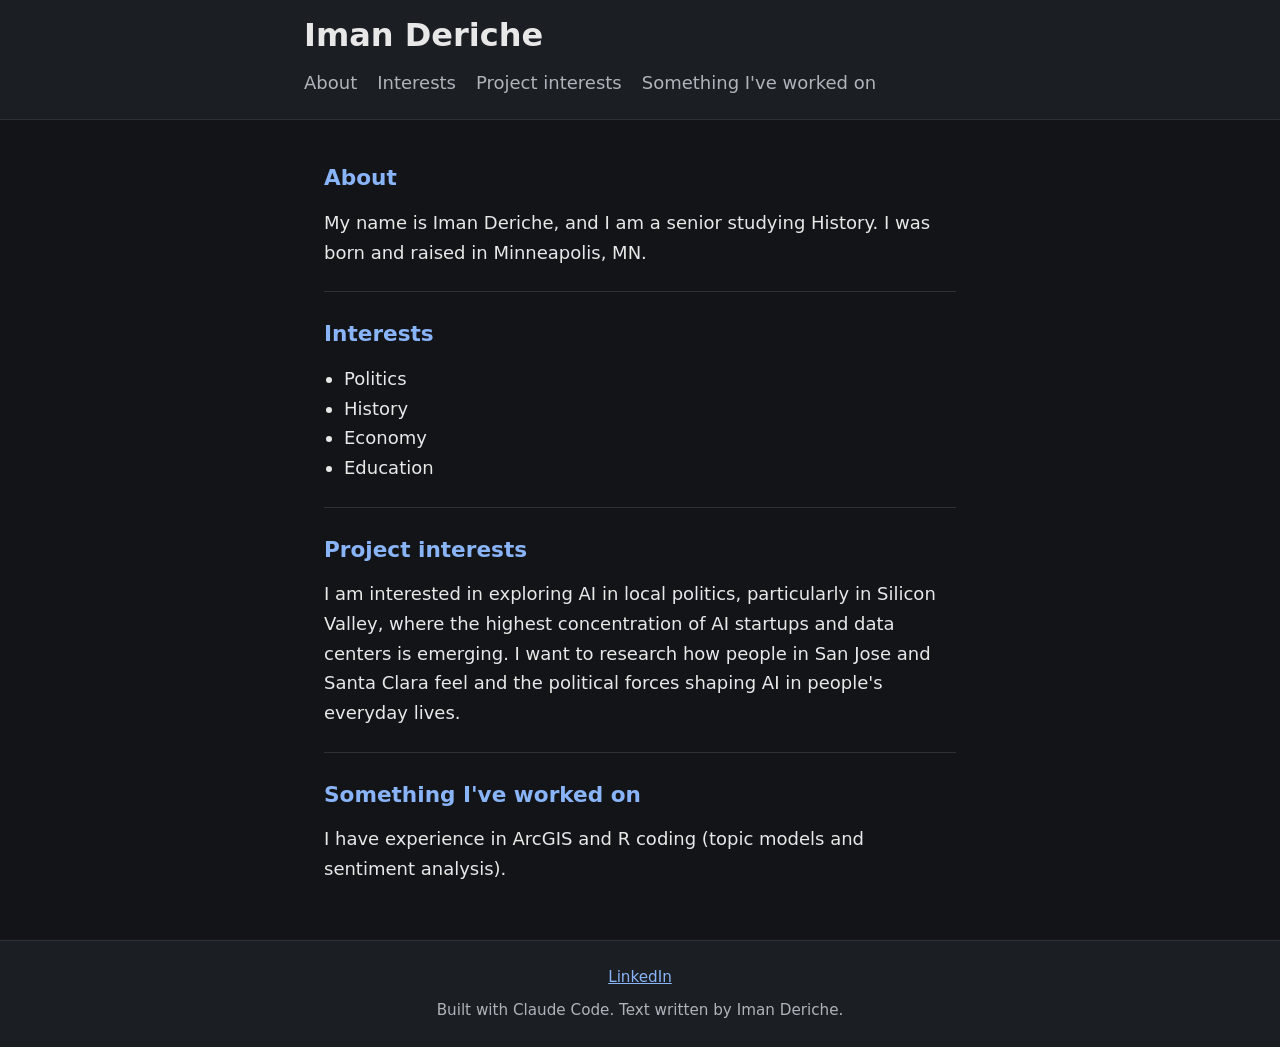
<file: index.html>
<!DOCTYPE html>
<html lang="en">
<head>
  <meta charset="utf-8">
  <meta name="viewport" content="width=device-width, initial-scale=1">
  <title>Iman Deriche</title>
  <link rel="stylesheet" href="style.css">
</head>
<body>
  <header class="site-header">
    <h1>Iman Deriche</h1>
    <nav aria-label="Sections">
      <ul>
        <li><a href="#about">About</a></li>
        <li><a href="#interests">Interests</a></li>
        <li><a href="#project-interests">Project interests</a></li>
        <li><a href="#worked-on">Something I've worked on</a></li>
      </ul>
    </nav>
  </header>

  <main>
    <section id="about">
      <h2>About</h2>
      <p>My name is Iman Deriche, and I am a senior studying History. I was born and raised in Minneapolis, MN.</p>
    </section>

    <section id="interests">
      <h2>Interests</h2>
      <ul>
        <li>Politics</li>
        <li>History</li>
        <li>Economy</li>
        <li>Education</li>
      </ul>
    </section>

    <section id="project-interests">
      <h2>Project interests</h2>
      <p>I am interested in exploring AI in local politics, particularly in Silicon Valley, where the highest concentration of AI startups and data centers is emerging. I want to research how people in San Jose and Santa Clara feel and the political forces shaping AI in people's everyday lives.</p>
    </section>

    <section id="worked-on">
      <h2>Something I've worked on</h2>
      <p>I have experience in ArcGIS and R coding (topic models and sentiment analysis).</p>
    </section>
  </main>

  <footer>
    <p><a href="https://www.linkedin.com/in/imanderiche/">LinkedIn</a></p>
    <p>Built with Claude Code. Text written by Iman Deriche.</p>
  </footer>
</body>
</html>
</file>
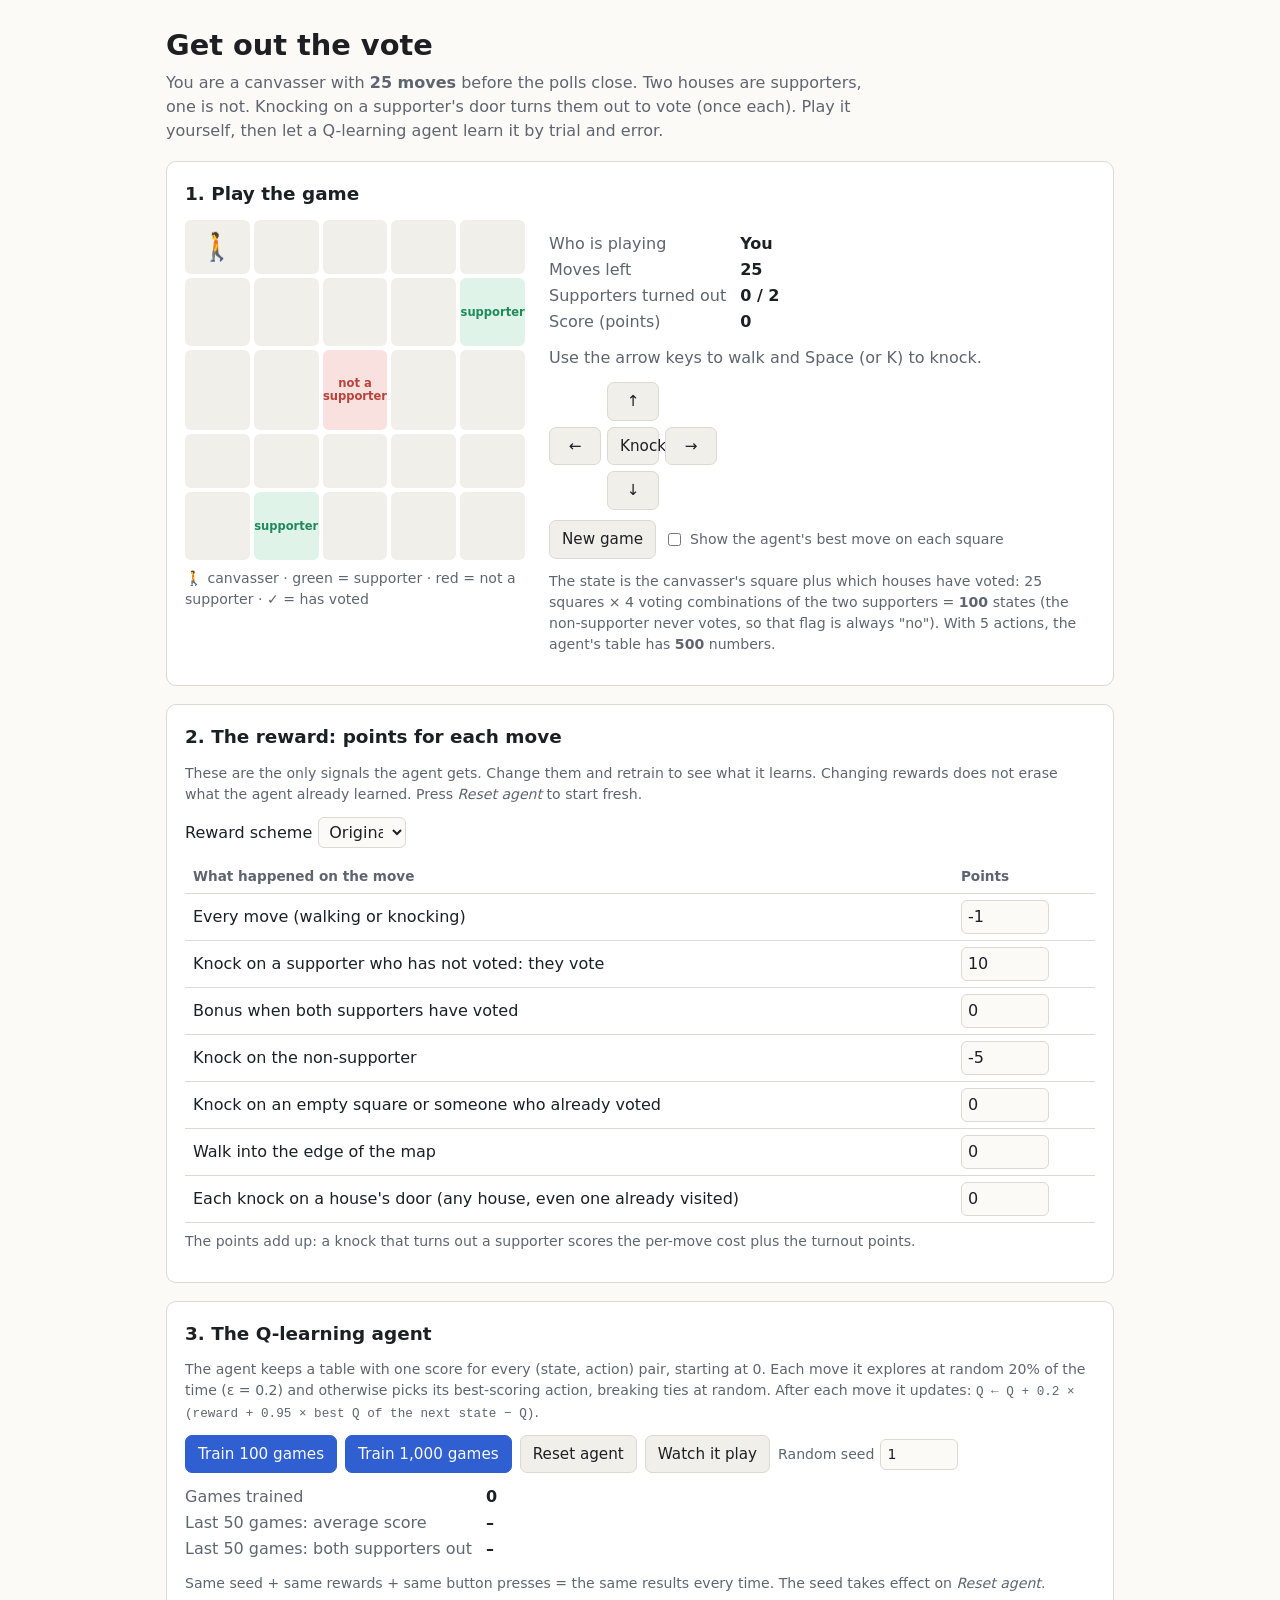
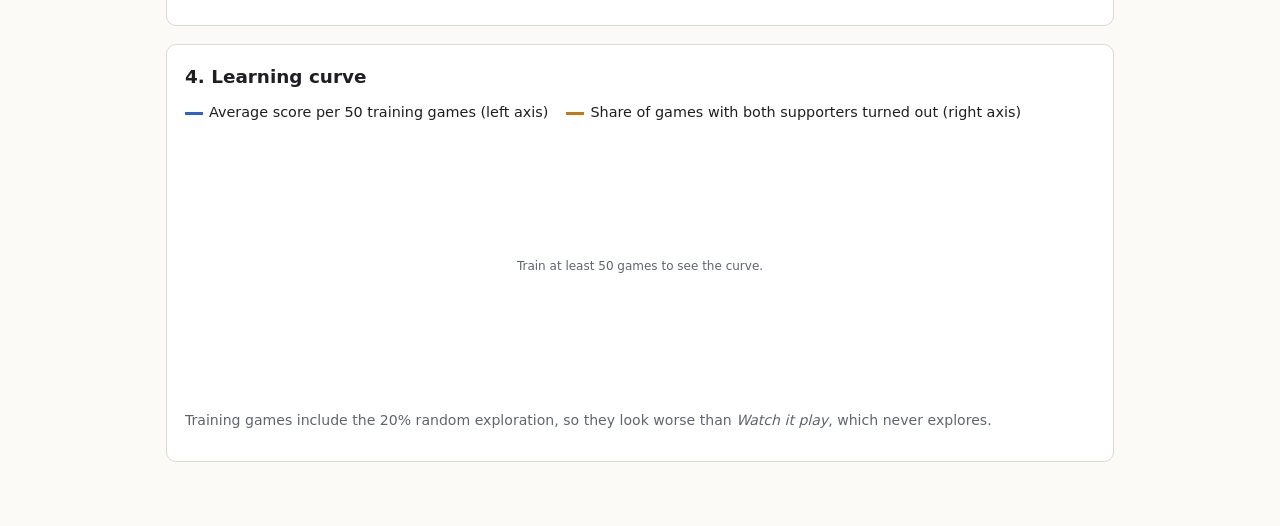
<file: rl-game/index.html>
<!doctype html>
<html lang="en">
<head>
<meta charset="utf-8">
<meta name="viewport" content="width=device-width, initial-scale=1">
<title>Get Out the Vote</title>
<style>
  :root {
    --bg: #fbfaf7;
    --panel: #ffffff;
    --ink: #1d1f23;
    --muted: #5f6570;
    --line: #dcd9d2;
    --cell: #f1efe9;
    --accent: #2f5fd0;
    --support: #1f8a5b;
    --support-bg: #dff3e8;
    --oppose: #b8433a;
    --oppose-bg: #f8e1de;
    --voted-bg: #c9ead8;
    --success: #c27a12;
  }
  @media (prefers-color-scheme: dark) {
    :root:not([data-theme="light"]) {
      --bg: #16181c; --panel: #1e2126; --ink: #e8e6e1; --muted: #a0a5ad; --line: #353a42;
      --cell: #262a30; --accent: #7fa2ff; --support: #5cc995; --support-bg: #1d3a2c;
      --oppose: #ef7d72; --oppose-bg: #3e2522; --voted-bg: #24533b; --success: #f0b04a;
    }
  }
  :root[data-theme="dark"] {
    --bg: #16181c; --panel: #1e2126; --ink: #e8e6e1; --muted: #a0a5ad; --line: #353a42;
    --cell: #262a30; --accent: #7fa2ff; --support: #5cc995; --support-bg: #1d3a2c;
    --oppose: #ef7d72; --oppose-bg: #3e2522; --voted-bg: #24533b; --success: #f0b04a;
  }

  * { box-sizing: border-box; }
  body {
    margin: 0; background: var(--bg); color: var(--ink);
    font: 16px/1.5 system-ui, -apple-system, "Segoe UI", sans-serif;
  }
  main { max-width: 980px; margin: 0 auto; padding: 24px 16px 64px; }
  h1 { margin: 0 0 4px; font-size: 1.8rem; }
  h2 { margin: 0 0 12px; font-size: 1.15rem; }
  p { margin: 0 0 12px; }
  .lede { color: var(--muted); max-width: 70ch; }
  section {
    background: var(--panel); border: 1px solid var(--line); border-radius: 10px;
    padding: 18px; margin-top: 18px;
  }
  .two-col { display: grid; grid-template-columns: minmax(0, 340px) minmax(0, 1fr); gap: 24px; }
  @media (max-width: 720px) { .two-col { grid-template-columns: minmax(0, 1fr); } }

  /* Board */
  #board {
    display: grid; grid-template-columns: repeat(5, 1fr); gap: 4px;
    width: 100%; max-width: 340px; aspect-ratio: 1;
  }
  .cell {
    position: relative; background: var(--cell); border-radius: 6px;
    display: flex; align-items: center; justify-content: center;
    font-size: 0.72rem; text-align: center; line-height: 1.1; color: var(--muted);
  }
  .cell.supporter { background: var(--support-bg); color: var(--support); font-weight: 600; }
  .cell.opponent { background: var(--oppose-bg); color: var(--oppose); font-weight: 600; }
  .cell.voted { background: var(--voted-bg); }
  .cell .who {
    position: absolute; inset: 0; display: flex; align-items: center; justify-content: center;
    font-size: 1.7rem; pointer-events: none;
  }
  .cell .policy {
    position: absolute; right: 4px; bottom: 2px; font-size: 0.85rem; color: var(--accent); font-weight: 700;
  }

  .status { display: grid; grid-template-columns: auto auto; gap: 2px 14px; justify-content: start; margin: 12px 0; }
  .status dt { color: var(--muted); }
  .status dd { margin: 0; font-weight: 600; font-variant-numeric: tabular-nums; }
  #message { min-height: 1.5em; color: var(--muted); }

  .pad { display: grid; grid-template-columns: repeat(3, 52px); gap: 6px; margin: 10px 0; }
  button {
    font: inherit; font-size: 0.95rem; padding: 7px 12px; border-radius: 7px; cursor: pointer;
    border: 1px solid var(--line); background: var(--cell); color: var(--ink);
  }
  button:hover { border-color: var(--accent); }
  button:disabled { opacity: 0.5; cursor: default; }
  button.primary { background: var(--accent); color: var(--bg); border-color: var(--accent); }
  .row { display: flex; flex-wrap: wrap; gap: 8px; align-items: center; }
  .small { font-size: 0.88rem; color: var(--muted); }
  label.inline { display: inline-flex; gap: 6px; align-items: center; }

  /* Reward table */
  table { border-collapse: collapse; width: 100%; }
  td, th { padding: 6px 8px; border-bottom: 1px solid var(--line); text-align: left; vertical-align: middle; }
  th { font-size: 0.85rem; color: var(--muted); font-weight: 600; }
  input[type=number], select {
    width: 5.5em; font: inherit; padding: 4px 6px; border-radius: 6px;
    border: 1px solid var(--line); background: var(--bg); color: var(--ink);
  }

  /* Chart */
  #chart { width: 100%; height: 280px; display: block; }
  .legend { display: flex; gap: 18px; flex-wrap: wrap; font-size: 0.9rem; margin-bottom: 6px; }
  .swatch { display: inline-block; width: 18px; height: 3px; vertical-align: middle; margin-right: 6px; }
  code { font-size: 0.9em; }
</style>
</head>
<body>
<main>
  <h1>Get out the vote</h1>
  <p class="lede">
    You are a canvasser with <strong>25 moves</strong> before the polls close. Two houses are
    supporters, one is not. Knocking on a supporter's door turns them out to vote (once each).
    Play it yourself, then let a Q-learning agent learn it by trial and error.
  </p>

  <!-- 1. The game -->
  <section id="play">
    <h2>1. Play the game</h2>
    <div class="two-col">
      <div>
        <div id="board" aria-label="5 by 5 neighborhood map"></div>
        <p class="small" style="margin-top:8px">
          🚶 canvasser · green = supporter · red = not a supporter · ✓ = has voted
        </p>
      </div>
      <div>
        <dl class="status">
          <dt>Who is playing</dt><dd id="player">You</dd>
          <dt>Moves left</dt><dd id="movesLeft">25</dd>
          <dt>Supporters turned out</dt><dd id="turnedOut">0 / 2</dd>
          <dt>Score (points)</dt><dd id="score">0</dd>
        </dl>
        <p id="message">Use the arrow keys to walk and Space (or K) to knock.</p>
        <div class="pad">
          <span></span><button data-act="up" aria-label="Up">↑</button><span></span>
          <button data-act="left" aria-label="Left">←</button>
          <button data-act="knock" aria-label="Knock">Knock</button>
          <button data-act="right" aria-label="Right">→</button>
          <span></span><button data-act="down" aria-label="Down">↓</button><span></span>
        </div>
        <div class="row">
          <button id="newGame">New game</button>
          <label class="inline small"><input type="checkbox" id="showPolicy"> Show the agent's best move on each square</label>
        </div>
        <p class="small" style="margin-top:12px">
          The state is the canvasser's square plus which houses have voted:
          25 squares × 4 voting combinations of the two supporters = <strong id="stateCount">100</strong> states
          (the non-supporter never votes, so that flag is always "no").
          With 5 actions, the agent's table has <strong id="qCount">500</strong> numbers.
        </p>
      </div>
    </div>
  </section>

  <!-- 2. Rewards -->
  <section id="rewards">
    <h2>2. The reward: points for each move</h2>
    <p class="small">
      These are the only signals the agent gets. Change them and retrain to see what it learns.
      Changing rewards does not erase what the agent already learned. Press <em>Reset agent</em> to start fresh.
    </p>
    <p class="row"><label class="inline">Reward scheme <select id="preset"></select></label></p>
    <table>
      <thead><tr><th>What happened on the move</th><th>Points</th></tr></thead>
      <tbody id="rewardRows"></tbody>
    </table>
    <p class="small" style="margin-top:8px">The points add up: a knock that turns out a supporter scores the per-move cost plus the turnout points.</p>
  </section>

  <!-- 3. Agent -->
  <section id="agent">
    <h2>3. The Q-learning agent</h2>
    <p class="small">
      The agent keeps a table with one score for every (state, action) pair, starting at 0.
      Each move it explores at random 20% of the time (ε = 0.2) and otherwise picks its best-scoring action, breaking ties at random.
      After each move it updates: <code>Q ← Q + 0.2 × (reward + 0.95 × best Q of the next state − Q)</code>.
    </p>
    <div class="row">
      <button class="primary" id="train100">Train 100 games</button>
      <button class="primary" id="train1000">Train 1,000 games</button>
      <button id="resetAgent">Reset agent</button>
      <button id="watch">Watch it play</button>
      <label class="inline small">Random seed <input type="number" id="seed" value="1" step="1"></label>
    </div>
    <dl class="status">
      <dt>Games trained</dt><dd id="gamesTrained">0</dd>
      <dt>Last 50 games: average score</dt><dd id="recentScore">–</dd>
      <dt>Last 50 games: both supporters out</dt><dd id="recentGoal">–</dd>
    </dl>
    <p class="small">Same seed + same rewards + same button presses = the same results every time. The seed takes effect on <em>Reset agent</em>.</p>
  </section>

  <!-- 4. Learning curve -->
  <section id="curve">
    <h2>4. Learning curve</h2>
    <div class="legend">
      <span><span class="swatch" style="background:var(--accent)"></span>Average score per 50 training games (left axis)</span>
      <span><span class="swatch" style="background:var(--success)"></span>Share of games with both supporters turned out (right axis)</span>
    </div>
    <canvas id="chart"></canvas>
    <p class="small">Training games include the 20% random exploration, so they look worse than <em>Watch it play</em>, which never explores.</p>
  </section>
</main>

<script>
// =====================================================================
// REWARDS: the points for each move. Edit the defaults here or on the page.
// =====================================================================
const R = {
  step: -1,          // cost of every move (time is running out)
  turnout: 10,       // knocked on a supporter who hadn't voted yet
  bothOut: 0,        // extra bonus when the second supporter turns out
  opponent: -5,      // knocked on the non-supporter's door
  wasted: 0,         // knocked where nobody new can vote (empty square or already voted)
  wall: 0,           // tried to walk off the edge of the map
  door: 0,           // paid for every knock on a house's door ("doors knocked" metric)
};

// Ready-made reward schemes the page can switch between. The first is the default.
const PRESETS = {
  original: { name: 'Original: pay for votes', values: { ...R } },
  perDoor:  { name: 'Pay per door knocked (+2 a knock)', values: { ...R, door: 2 } },
};

// event: what this move did ('move', 'wall', 'turnout', 'opponent', 'wasted')
// goalDone: true if this move turned out the last remaining supporter
// atDoor: true if this move was a knock on a house's door (any house, voted or not)
function reward(event, goalDone, atDoor) {
  let points = R.step;                             // every move costs time before the polls close
  if (event === 'turnout')  points += R.turnout;   // a supporter goes to vote
  if (goalDone)             points += R.bothOut;   // bonus for reaching the real goal
  if (event === 'opponent') points += R.opponent;  // knocking may mobilize the other side
  if (event === 'wasted')   points += R.wasted;    // a knock that accomplished nothing
  if (event === 'wall')     points += R.wall;      // bumped into the edge, stayed put
  if (atDoor)               points += R.door;      // credit for effort: one more door knocked
  return points;
}

// Labels for the reward table on the page (same keys as R).
const REWARD_LABELS = {
  step: 'Every move (walking or knocking)',
  turnout: 'Knock on a supporter who has not voted: they vote',
  bothOut: 'Bonus when both supporters have voted',
  opponent: 'Knock on the non-supporter',
  wasted: 'Knock on an empty square or someone who already voted',
  wall: 'Walk into the edge of the map',
  door: "Each knock on a house's door (any house, even one already visited)",
};

// =====================================================================
// THE GAME
// =====================================================================
const SIZE = 5;                 // 5 x 5 grid
const MAX_MOVES = 25;           // moves before the polls close
const START = { x: 0, y: 0 };   // canvasser starts top-left
const HOUSES = [
  { x: 4, y: 1, supporter: true },
  { x: 2, y: 2, supporter: false },
  { x: 1, y: 4, supporter: true },
];
const ACTIONS = ['up', 'down', 'left', 'right', 'knock'];
const DIRS = { up: [0, -1], down: [0, 1], left: [-1, 0], right: [1, 0] };
const SUPPORTERS = HOUSES.map((h, i) => (h.supporter ? i : -1)).filter(i => i >= 0);

// Only supporters can ever vote, so the reachable states are 25 squares x 2^2 = 100.
const NUM_STATES = SIZE * SIZE * 2 ** SUPPORTERS.length;

function newGame() {
  return { x: START.x, y: START.y, voted: HOUSES.map(() => false), moves: 0, score: 0, done: false };
}
function houseAt(x, y) { return HOUSES.findIndex(h => h.x === x && h.y === y); }
function allOut(voted) { return SUPPORTERS.every(i => voted[i]); }

// Turn a game position into a row number of the Q-table (0 .. NUM_STATES-1).
function stateIndex(g) {
  let bits = 0;
  SUPPORTERS.forEach((h, k) => { if (g.voted[h]) bits |= 1 << k; });
  return (g.y * SIZE + g.x) * 2 ** SUPPORTERS.length + bits;
}

// Apply one action to game g (changes g). Returns the points and what happened.
function step(g, action) {
  let event = 'move';
  if (action === 'knock') {
    const h = houseAt(g.x, g.y);
    if (h < 0 || g.voted[h]) event = 'wasted';
    else if (!HOUSES[h].supporter) event = 'opponent';
    else { g.voted[h] = true; event = 'turnout'; }
  } else {
    const [dx, dy] = DIRS[action];
    const nx = g.x + dx, ny = g.y + dy;
    if (nx < 0 || ny < 0 || nx >= SIZE || ny >= SIZE) event = 'wall';
    else { g.x = nx; g.y = ny; }
  }
  const goalDone = event === 'turnout' && allOut(g.voted);
  const atDoor = action === 'knock' && houseAt(g.x, g.y) >= 0;
  const r = reward(event, goalDone, atDoor);
  g.moves++;
  g.score += r;
  g.done = goalDone || g.moves >= MAX_MOVES;   // game ends when both vote or polls close
  return { r, event };
}

// =====================================================================
// THE Q-LEARNING AGENT
// =====================================================================
const EPSILON = 0.2;   // share of moves chosen at random (exploration)
const ALPHA = 0.2;     // learning rate: how far each update moves Q
const GAMMA = 0.95;    // discount: how much future points count

// Small seeded random number generator (mulberry32), so runs are reproducible.
function makeRng(seed) {
  let a = seed >>> 0;
  return function () {
    a = (a + 0x6D2B79F5) >>> 0;
    let t = a;
    t = Math.imul(t ^ (t >>> 15), t | 1);
    t ^= t + Math.imul(t ^ (t >>> 7), t | 61);
    return ((t ^ (t >>> 14)) >>> 0) / 4294967296;
  };
}

let Q, rng, history, seed;   // history: one {score, success} per training game

function resetAgent() {
  seed = Math.floor(Number(document.getElementById('seed').value)) || 0;
  Q = Array.from({ length: NUM_STATES }, () => new Array(ACTIONS.length).fill(0));
  rng = makeRng(seed);
  history = [];
}

// Highest-scoring action in state s; ties broken at random using rand.
function bestAction(s, rand) {
  const best = Math.max(...Q[s]);
  const ties = [];
  Q[s].forEach((v, a) => { if (v === best) ties.push(a); });
  return ties[Math.floor(rand() * ties.length)];
}

// Epsilon-greedy: explore at random 20% of the time, otherwise act greedily.
function chooseAction(s) {
  if (rng() < EPSILON) return Math.floor(rng() * ACTIONS.length);
  return bestAction(s, rng);
}

// Play one training game, updating Q after every move.
function trainOneGame() {
  const g = newGame();
  while (!g.done) {
    const s = stateIndex(g);
    const a = chooseAction(s);
    const { r } = step(g, ACTIONS[a]);
    const s2 = stateIndex(g);
    const future = g.done ? 0 : GAMMA * Math.max(...Q[s2]);   // no future after the game ends
    Q[s][a] += ALPHA * (r + future - Q[s][a]);
  }
  history.push({ score: g.score, success: allOut(g.voted) });
}

function train(n) {
  stopWatching();
  for (let i = 0; i < n; i++) trainOneGame();
  updateAgentStats();
  drawChart();
  render();
}

// =====================================================================
// PAGE: board, controls, watching the agent
// =====================================================================
const $ = id => document.getElementById(id);
let game = newGame();
let watchTimer = null;   // set while the agent is playing on screen

function render() {
  const board = $('board');
  board.innerHTML = '';
  const showPolicy = $('showPolicy').checked;
  const arrows = { up: '↑', down: '↓', left: '←', right: '→', knock: 'K' };
  for (let y = 0; y < SIZE; y++) {
    for (let x = 0; x < SIZE; x++) {
      const cell = document.createElement('div');
      cell.className = 'cell';
      const h = houseAt(x, y);
      if (h >= 0) {
        const house = HOUSES[h];
        cell.classList.add(house.supporter ? 'supporter' : 'opponent');
        if (game.voted[h]) { cell.classList.add('voted'); cell.textContent = '✓ voted'; }
        else cell.textContent = house.supporter ? 'supporter' : 'not a supporter';
      }
      if (x === game.x && y === game.y) {
        const who = document.createElement('span');
        who.className = 'who';
        who.textContent = '🚶';
        cell.appendChild(who);
      }
      // Agent's greedy choice on this square, given who has voted so far.
      if (showPolicy) {
        const s = stateIndex({ x, y, voted: game.voted });
        if (Q[s].some(v => v !== 0)) {
          const best = Math.max(...Q[s]);
          const mark = document.createElement('span');
          mark.className = 'policy';
          mark.textContent = arrows[ACTIONS[Q[s].indexOf(best)]];
          cell.appendChild(mark);
        }
      }
      board.appendChild(cell);
    }
  }
  const out = SUPPORTERS.filter(i => game.voted[i]).length;
  $('movesLeft').textContent = MAX_MOVES - game.moves;
  $('turnedOut').textContent = `${out} / ${SUPPORTERS.length}`;
  $('score').textContent = fmt(game.score);
  $('player').textContent = watchTimer ? 'The agent (no exploring)' : 'You';
}

function fmt(n) { return Math.round(n * 100) / 100; }

const EVENT_TEXT = {
  move: 'Walked one block.',
  wall: "That's the edge of the map.",
  turnout: 'A supporter heads to the polls!',
  opponent: "Not a supporter. They aren't voting your way.",
  wasted: 'Nobody new to turn out here.',
};

// Human or agent takes one action and the page updates.
function act(action) {
  if (game.done) return;
  const { r, event } = step(game, action);
  let msg = `${EVENT_TEXT[event]} (${r >= 0 ? '+' : ''}${fmt(r)})`;
  if (game.done) msg += allOut(game.voted) ? ' Both supporters voted. Game over.' : ' The polls have closed. Game over.';
  $('message').textContent = msg;
  render();
}

function humanAct(action) { if (!watchTimer) act(action); }

// Agent plays one game greedily (no exploring), one move every 300 ms.
function watch() {
  stopWatching();
  game = newGame();
  const tieRng = makeRng(seed + 7919 * history.length);   // separate RNG so watching doesn't change training
  $('message').textContent = 'The agent is playing…';
  watchTimer = setInterval(() => {
    if (game.done) { stopWatching(); return; }
    act(ACTIONS[bestAction(stateIndex(game), tieRng)]);
  }, 300);
  render();
}

function stopWatching() {
  if (watchTimer) { clearInterval(watchTimer); watchTimer = null; render(); }
}

function updateAgentStats() {
  $('gamesTrained').textContent = history.length.toLocaleString();
  const last = history.slice(-50);
  if (!last.length) { $('recentScore').textContent = '–'; $('recentGoal').textContent = '–'; return; }
  const avg = last.reduce((t, h) => t + h.score, 0) / last.length;
  const goal = last.filter(h => h.success).length / last.length;
  $('recentScore').textContent = fmt(avg);
  $('recentGoal').textContent = Math.round(goal * 100) + '%';
}

// Build the reward table with number inputs bound to R.
const rewardInputs = {};   // key -> its number box

function buildRewardTable() {
  // Scheme menu: picking one copies its values into R and into the boxes.
  const menu = $('preset');
  for (const [id, p] of Object.entries(PRESETS)) menu.add(new Option(p.name, id));
  menu.add(new Option('Custom (edited by hand)', 'custom'));
  menu.addEventListener('change', () => {
    const p = PRESETS[menu.value];
    if (!p) return;
    Object.assign(R, p.values);
    for (const key in rewardInputs) rewardInputs[key].value = R[key];
  });

  const body = $('rewardRows');
  for (const key of Object.keys(R)) {
    const tr = document.createElement('tr');
    const label = document.createElement('td');
    label.textContent = REWARD_LABELS[key];
    const cell = document.createElement('td');
    const input = document.createElement('input');
    input.type = 'number'; input.step = '1'; input.value = R[key];
    input.setAttribute('aria-label', REWARD_LABELS[key]);
    input.addEventListener('input', () => {
      const v = Number(input.value);
      if (input.value !== '' && Number.isFinite(v)) R[key] = v;
      $('preset').value = 'custom';   // hand edits no longer match a named scheme
    });
    rewardInputs[key] = input;
    cell.appendChild(input);
    tr.append(label, cell);
    body.appendChild(tr);
  }
}

// =====================================================================
// LEARNING CURVE (drawn on a canvas)
// =====================================================================
const BLOCK = 50;   // games per point on the chart

function drawChart() {
  const canvas = $('chart');
  const dpr = window.devicePixelRatio || 1;
  const w = canvas.clientWidth, h = canvas.clientHeight;
  canvas.width = w * dpr; canvas.height = h * dpr;
  const ctx = canvas.getContext('2d');
  ctx.setTransform(dpr, 0, 0, dpr, 0, 0);
  ctx.clearRect(0, 0, w, h);

  const css = getComputedStyle(document.documentElement);
  const color = name => css.getPropertyValue(name).trim();
  ctx.font = '12px system-ui, sans-serif';

  // Average score and goal share for each complete block of 50 games.
  const blocks = [];
  for (let i = 0; i + BLOCK <= history.length; i += BLOCK) {
    const chunk = history.slice(i, i + BLOCK);
    blocks.push({
      games: i + BLOCK,
      avg: chunk.reduce((t, g) => t + g.score, 0) / BLOCK,
      share: chunk.filter(g => g.success).length / BLOCK,
    });
  }

  const pad = { l: 52, r: 52, t: 12, b: 36 };
  const pw = w - pad.l - pad.r, ph = h - pad.t - pad.b;

  if (!blocks.length) {
    ctx.fillStyle = color('--muted');
    ctx.textAlign = 'center';
    ctx.fillText('Train at least 50 games to see the curve.', w / 2, h / 2);
    return;
  }

  // Left axis range: covers all averages, rounded out to multiples of 5.
  let lo = Math.min(...blocks.map(b => b.avg)), hi = Math.max(...blocks.map(b => b.avg));
  lo = Math.floor(Math.min(lo, 0) / 5) * 5;
  hi = Math.ceil(Math.max(hi, 0) / 5) * 5;
  if (hi === lo) hi = lo + 5;
  const xOf = games => pad.l + (blocks.length === 1 ? pw / 2 : ((games - BLOCK) / (blocks[blocks.length - 1].games - BLOCK)) * pw);
  const yLeft = v => pad.t + (1 - (v - lo) / (hi - lo)) * ph;
  const yRight = s => pad.t + (1 - s) * ph;

  // Gridlines and left-axis labels.
  ctx.strokeStyle = color('--line'); ctx.lineWidth = 1;
  ctx.fillStyle = color('--muted');
  const ticks = 5;
  for (let i = 0; i <= ticks; i++) {
    const y = pad.t + (i / ticks) * ph;
    ctx.beginPath(); ctx.moveTo(pad.l, y); ctx.lineTo(w - pad.r, y); ctx.stroke();
    ctx.textAlign = 'right';
    ctx.fillText(fmt(hi - (i / ticks) * (hi - lo)), pad.l - 6, y + 4);
    ctx.textAlign = 'left';
    ctx.fillText(Math.round(100 - (i / ticks) * 100) + '%', w - pad.r + 6, y + 4);
  }
  // Zero line for the score axis.
  if (lo < 0 && hi > 0) {
    ctx.strokeStyle = color('--muted');
    ctx.beginPath(); ctx.moveTo(pad.l, yLeft(0)); ctx.lineTo(w - pad.r, yLeft(0)); ctx.stroke();
  }

  // X-axis labels (games trained).
  ctx.fillStyle = color('--muted'); ctx.textAlign = 'center';
  const step = Math.max(1, Math.ceil(blocks.length / (pw / 60)));   // about one label per 60px
  const last = blocks.length - 1;
  blocks.forEach((b, i) => {
    if ((i % step === 0 && last - i >= step) || i === last) ctx.fillText(b.games.toLocaleString(), xOf(b.games), h - pad.b + 16);
  });
  ctx.fillText('Training games played', pad.l + pw / 2, h - 4);

  // One line per series, with dots.
  function line(yOf, key, stroke, dashed) {
    ctx.strokeStyle = stroke; ctx.fillStyle = stroke; ctx.lineWidth = 2;
    ctx.setLineDash(dashed ? [6, 4] : []);
    ctx.beginPath();
    blocks.forEach((b, i) => {
      const x = xOf(b.games), y = yOf(b[key]);
      i ? ctx.lineTo(x, y) : ctx.moveTo(x, y);
    });
    ctx.stroke();
    ctx.setLineDash([]);
    if (blocks.length <= 40) blocks.forEach(b => {
      ctx.beginPath(); ctx.arc(xOf(b.games), yOf(b[key]), 3, 0, 2 * Math.PI); ctx.fill();
    });
  }
  line(yLeft, 'avg', color('--accent'), false);
  line(yRight, 'share', color('--success'), true);
}

// =====================================================================
// WIRING
// =====================================================================
document.querySelectorAll('[data-act]').forEach(b => b.addEventListener('click', () => humanAct(b.dataset.act)));
document.addEventListener('keydown', e => {
  if (e.target.tagName === 'INPUT') return;
  const keys = { ArrowUp: 'up', ArrowDown: 'down', ArrowLeft: 'left', ArrowRight: 'right', ' ': 'knock', k: 'knock', K: 'knock' };
  if (keys[e.key]) { e.preventDefault(); humanAct(keys[e.key]); }
});
$('newGame').addEventListener('click', () => {
  stopWatching();
  game = newGame();
  $('message').textContent = 'New game. Use the arrow keys to walk and Space (or K) to knock.';
  render();
});
$('showPolicy').addEventListener('change', render);
$('train100').addEventListener('click', () => train(100));
$('train1000').addEventListener('click', () => train(1000));
$('resetAgent').addEventListener('click', () => { stopWatching(); resetAgent(); updateAgentStats(); drawChart(); render(); });
$('watch').addEventListener('click', watch);
window.addEventListener('resize', drawChart);
matchMedia('(prefers-color-scheme: dark)').addEventListener('change', drawChart);

$('stateCount').textContent = NUM_STATES;
$('qCount').textContent = NUM_STATES * ACTIONS.length;
buildRewardTable();
resetAgent();
updateAgentStats();
render();
drawChart();
</script>
</body>
</html>
</file>
<file: style.css>
/* Dark theme. Contrast against --bg: text ~15:1, muted ~9:1, accent ~9:1. */
:root {
  --bg: #121417;
  --surface: #1b1e23;
  --border: #2c3138;
  --text: #e8e8e8;
  --muted: #b0b4ba;
  --accent: #8ab4f8;
  --max-width: 42rem;
}

* {
  box-sizing: border-box;
}

html {
  scroll-behavior: smooth;
  /* Keep section headings clear of the sticky header when jumping via nav. */
  scroll-padding-top: 8rem;
}

body {
  margin: 0;
  background: var(--bg);
  color: var(--text);
  font-family: system-ui, -apple-system, "Segoe UI", Roboto, sans-serif;
  font-size: 1.0625rem;
  line-height: 1.65;
}

a {
  color: var(--accent);
}

a:focus-visible {
  outline: 2px solid var(--accent);
  outline-offset: 3px;
  border-radius: 2px;
}

/* Header and navigation */
.site-header {
  position: sticky;
  top: 0;
  background: var(--surface);
  border-bottom: 1px solid var(--border);
  padding: 1rem 1.25rem;
}

.site-header h1 {
  max-width: var(--max-width);
  margin: 0 auto 0.5rem;
  font-size: 1.75rem;
  line-height: 1.2;
}

.site-header ul {
  max-width: var(--max-width);
  margin: 0 auto;
  padding: 0;
  list-style: none;
  display: flex;
  flex-wrap: wrap;
  gap: 0.25rem 1.25rem;
}

.site-header nav a {
  display: inline-block;
  padding: 0.35rem 0;
  color: var(--muted);
  text-decoration: none;
}

.site-header nav a:hover {
  color: var(--accent);
  text-decoration: underline;
}

/* Main content */
main {
  max-width: var(--max-width);
  margin: 0 auto;
  padding: 1rem 1.25rem 2rem;
}

section {
  padding: 1.5rem 0;
  border-bottom: 1px solid var(--border);
}

section:last-child {
  border-bottom: none;
}

h2 {
  margin: 0 0 0.75rem;
  font-size: 1.35rem;
  color: var(--accent);
}

p {
  margin: 0;
}

section ul {
  margin: 0;
  padding-left: 1.25rem;
}

/* Footer */
footer {
  border-top: 1px solid var(--border);
  background: var(--surface);
  color: var(--muted);
  text-align: center;
  padding: 1.5rem 1.25rem;
  font-size: 0.95rem;
}

footer p + p {
  margin-top: 0.5rem;
}

@media (min-width: 640px) {
  body {
    font-size: 1.125rem;
  }

  .site-header h1 {
    font-size: 2rem;
  }
}
</file>
